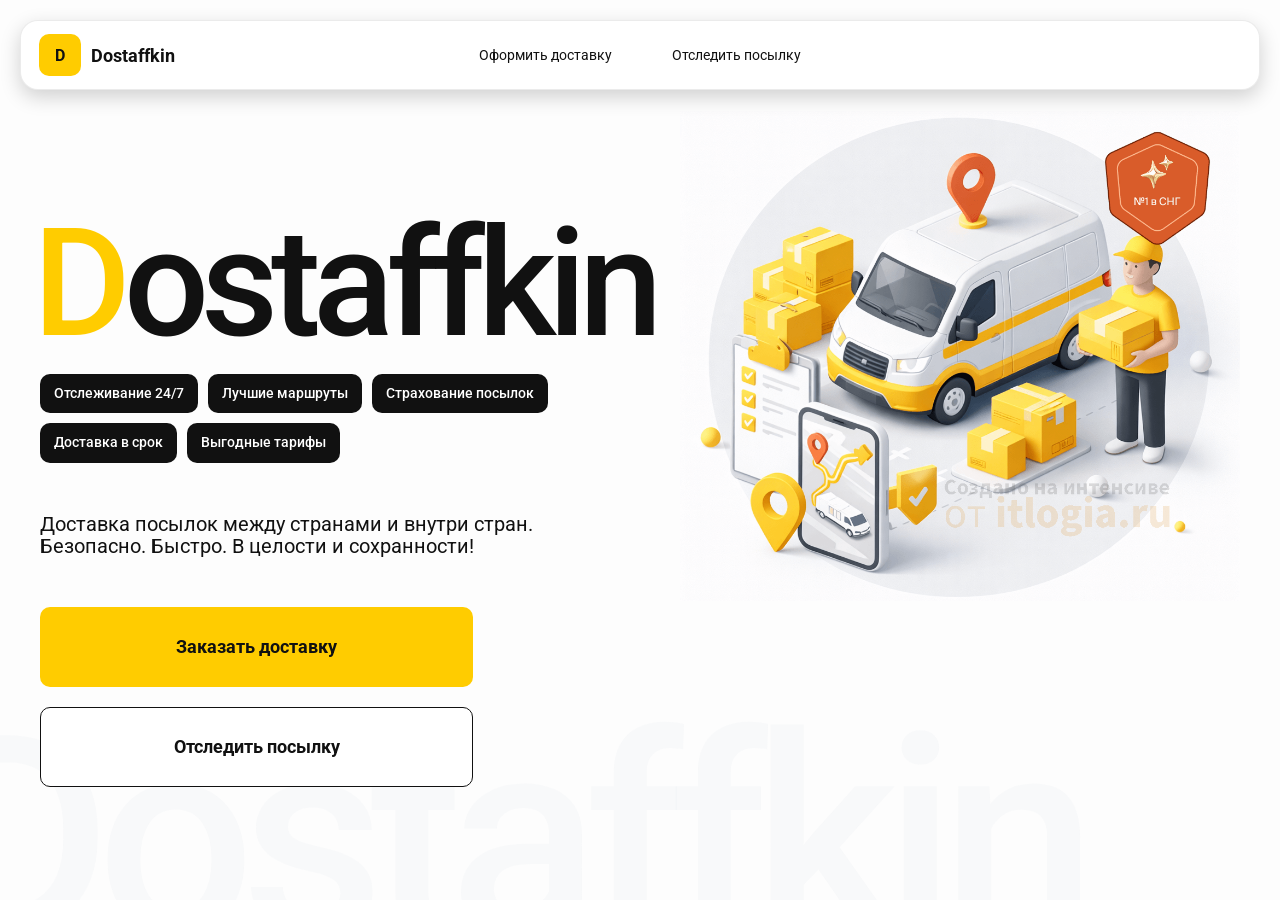
<file: index.html>
<!doctype html>
<html lang="ru">

<head>
    <meta charset="utf-8" />
    <meta name="viewport" content="width=device-width,initial-scale=1,maximum-scale=1,user-scalable=0" />
    <title>Dostaffkin – Доставка посылок между странами и внутри стран. Безопасно. Быстро. В целости и сохранности!</title>

    <link href="styles/base.css" rel="stylesheet" />
    <link href="styles/base_adaptive.css" rel="stylesheet" />
    <link href="styles/index.css" rel="stylesheet" />
    <link href="styles/index_adaptive.css" rel="stylesheet" />
</head>

<body>
    <div class="container">
        <header class="header">
            <a class="header-brand" href="#">
                <div class="header-logo">D</div>
                <div class="header-title">Dostaffkin</div>
            </a>
            <nav class="header-menu">
                <a class="header-link" href="./order.html">Оформить <span>доставку</span></a>
                <a class="header-link" href="./track.html">Отследить <span>посылку</span></a>
            </nav>
        </header>
        
                <main class="main">
            <section class="main-info">
                <div class="main-title">
                    <span>D</span>ostaffkin
                </div>
                <div class="main-features">
                    <div class="main-feature">Отслеживание 24/7</div>
                    <div class="main-feature">Лучшие маршруты</div>
                    <div class="main-feature">Страхование посылок</div>
                    <div class="main-feature">Доставка в срок</div>
                    <div class="main-feature">Выгодные тарифы</div>
                </div>
                <div class="main-description">
                    Доставка посылок между странами и внутри стран.
                    Безопасно. Быстро. В целости и сохранности!
                </div>
                <div class="main-actions">
                    <a class="button" type="button" href="./order.html">Заказать доставку</a>
                    <a class="button button-white" type="button" href="./track.html">Отследить посылку</a>
                </div>
            </section>
            <div class="main-title-ghost">Dostaffkin</div>
            <section class="main-image">
               <img src="images/main-image.png" alt="Main image" />
</section>
        </main>
        </div>
</body>
</html>
</file>
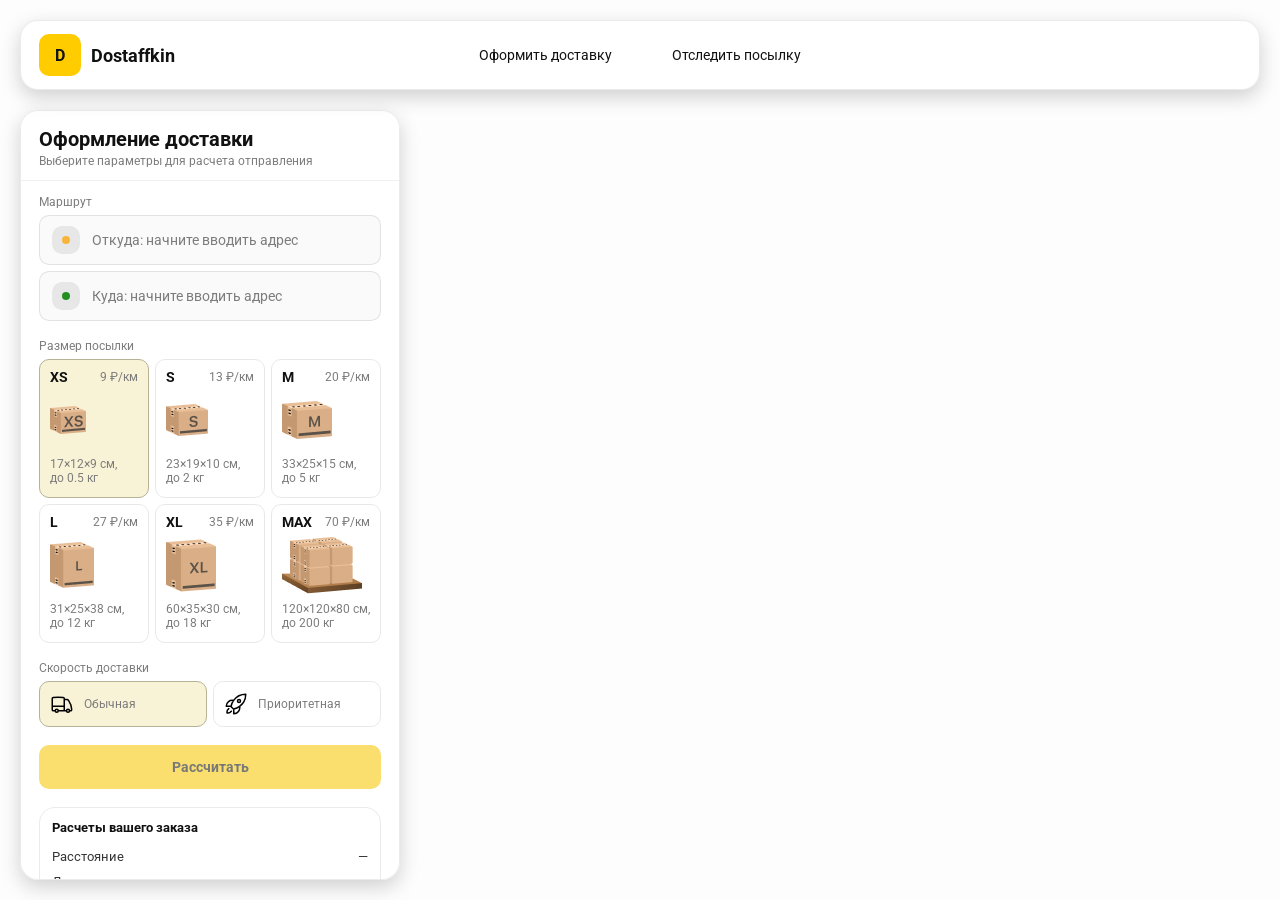
<file: order.html>
<!doctype html>
<html lang="ru">

<head>
    <meta charset="utf-8" />
    <meta name="viewport" content="width=device-width,initial-scale=1,maximum-scale=1,user-scalable=0" />
    <title>Оформление доставки</title>

    <link rel="stylesheet" href="styles/base.css" />
    <link rel="stylesheet" href="styles/base_adaptive.css" />

    <link rel="stylesheet" href="styles/order.css" />
    <link rel="stylesheet" href="styles/order_adaptive.css" />

    <script src="https://testologia.ru/ymc_min.js" data-apikey="05129cb6-f3d6-403b-850f-ab486753e974" data-suggest-apikey="945a612d-a29d-476d-b789-9b6ec33e529f"></script>
</head>

<body>
    <div id="map"></div>

    <header class="header">
        <a class="header-brand" href="./index.html">
            <div class="header-logo">D</div>
            <div class="header-title">Dostaffkin</div>
        </a>
        <nav class="header-menu">
            <a class="header-link" href="#">Оформить <span>доставку</span></a>
            <a class="header-link" href="./track.html">Отследить <span>посылку</span></a>
        </nav>
    </header>

    <aside class="main" id="sidebar">
        <div class="main-header">
            <div class="main-title">Оформление доставки</div>
            <div class="main-text">Выберите параметры для расчета отправления</div>
        </div>
        <div class="main-content">

            <div class="main-route">
                <div class="main-block-title">Маршрут</div>
                <div class="main-fields">
                    <div class="main-field" id="fromField">
                        <div class="main-pin"></div>
                        <input id="from" placeholder="Откуда: начните вводить адрес" autocomplete="off" />
                        <div class="main-ac" id="fromAc" role="listbox" aria-label="Подсказки адресов"></div>
                    </div>

                    <div class="main-field" id="toField">
                        <div class="main-pin"></div>
                        <input id="to" placeholder="Куда: начните вводить адрес" autocomplete="off" />
                        <div class="main-ac" id="toAc" role="listbox" aria-label="Подсказки адресов"></div>
                    </div>
                </div>
            </div>
            <div class="main-package">
                <div class="main-block-title">Размер посылки</div>

                <div class="main-sizes">
                    <div class="main-size-card is-active" data-value="xs">
                        <div class="main-size-top">
                            <div class="main-size-label">XS</div>
                            <div class="main-size-rate">9 ₽/км</div>
                        </div>
                        <div class="main-size-media">
                            <img src="images/sizes/xs.png" alt="Короб XS" />
                        </div>
                        <div class="main-size-description">17×12×9 см,<br>до 0.5 кг</div>
                    </div>

                    <div class="main-size-card" data-value="s">
                        <div class="main-size-top">
                            <div class="main-size-label">S</div>
                            <div class="main-size-rate">13 ₽/км</div>
                        </div>
                        <div class="main-size-media">
                            <img src="images/sizes/s.png" alt="Короб S" />
                        </div>
                        <div class="main-size-description">23×19×10 см,<br>до 2 кг</div>
                    </div>

                    <div class="main-size-card" data-value="m">
                        <div class="main-size-top">
                            <div class="main-size-label">M</div>
                            <div class="main-size-rate">20 ₽/км</div>
                        </div>
                        <div class="main-size-media">
                            <img src="images/sizes/m.png" alt="Короб M" />
                        </div>
                        <div class="main-size-description">33×25×15 см,<br>до 5 кг</div>
                    </div>

                    <div class="main-size-card" data-value="l">
                        <div class="main-size-top">
                            <div class="main-size-label">L</div>
                            <div class="main-size-rate">27 ₽/км</div>
                        </div>
                        <div class="main-size-media">
                            <img src="images/sizes/l.png" alt="Короб L" />
                        </div>
                        <div class="main-size-description">31×25×38 см,<br>до 12 кг</div>
                    </div>

                    <div class="main-size-card" data-value="xl">
                        <div class="main-size-top">
                            <div class="main-size-label">XL</div>
                            <div class="main-size-rate">35 ₽/км</div>
                        </div>
                        <div class="main-size-media">
                            <img src="images/sizes/xl.png" alt="Короб XL" />
                        </div>
                        <div class="main-size-description">60×35×30 см,<br>до 18 кг</div>
                    </div>

                    <div class="main-size-card" data-value="max">
                        <div class="main-size-top">
                            <div class="main-size-label">MAX</div>
                            <div class="main-size-rate">70 ₽/км</div>
                        </div>
                        <div class="main-size-media main-size-media-palleta">
                            <img src="images/sizes/max.png" alt="Паллета" />
                        </div>
                        <div class="main-size-description">120×120×80 см,<br>до 200 кг</div>
                    </div>
                </div>
            </div>
            <div class="main-speed">
                <div class="main-block-title">Скорость доставки</div>

                <div class="main-speeds">
                    <div class="main-speed-card is-active" data-value="regular">
                        <img class="main-speed-media" src="images/icons/regular.svg" alt="Regular" />
                        <div class="main-speed-description">Обычная</div>
                    </div>
                    <div class="main-speed-card" data-value="fast">
                        <img class="main-speed-media" src="images/icons/fast.svg" alt="Fast" />
                        <div class="main-speed-description">Приоритетная</div>
                    </div>

                </div>
            </div>
            <div class="main-calculate-block">
                <button id="calc" class="button calculate-button" type="button" disabled>Рассчитать</button>
            </div>
            <div class="main-result" id="result">
                <div class="main-result-title">Расчеты вашего заказа</div>
                <div class="main-result-lines">
                    <div class="main-result-line"><span>Расстояние</span><span id="distanceValue">—</span></div>
                    <div class="main-result-line"><span>Доставим через</span><span id="durationValue">—</span></div>
                    <div class="main-result-line"><span>Тариф</span><span id="rateValue">—</span></div>
                </div>
                <div class="main-price">
                    <div class="main-price-label">Итого</div>
                    <div class="main-price-value" id="totalValue">—</div>
                </div>
            </div>
            <div class="main-order-box">
                <div class="main-order-form" id="orderForm">
                    <div class="main-order-title">Оформление доставки</div>
                    <div class="main-block-info-row">
                        <div class="main-block-title">Контакты</div>
                        <div class="order-fields">
                            <div class="main-field">
                                <input id="customerName" placeholder="Ваше имя" autocomplete="off" />
                            </div>
                            <div class="main-field">
                                <input id="customerPhone" placeholder="Ваш телефон" autocomplete="off"
                                    inputmode="tel" />
                            </div>
                        </div>
                    </div>
                    <div class="main-block-info-row extra-info">
                        <div class="main-block-title">Дополнительная информация</div>
                        <div class="main-field textarea">
                            <textarea id="comment" placeholder="Детали доставки и комментарии"></textarea>
                        </div>
                    </div>
                    <button id="submit" class="button main-submit-request" type="button" disabled>Отправить
                        заявку
                    </button>
                </div>

                <div class="main-order-success" id="orderSuccess">
                    <div class="main-success-icon">✓</div>
                    <div class="main-success-title">Заявка отправлена!</div>
                    <div class="main-success-title">Номер отправления – <span id="orderId"></span></div>
                    <div class="main-success-subtitle">Мы скоро свяжемся с вами</div>
                </div>
            </div>
        </div>

    </aside>


  <script src="scripts/order.js"></script>


</body>

</html>
</file>
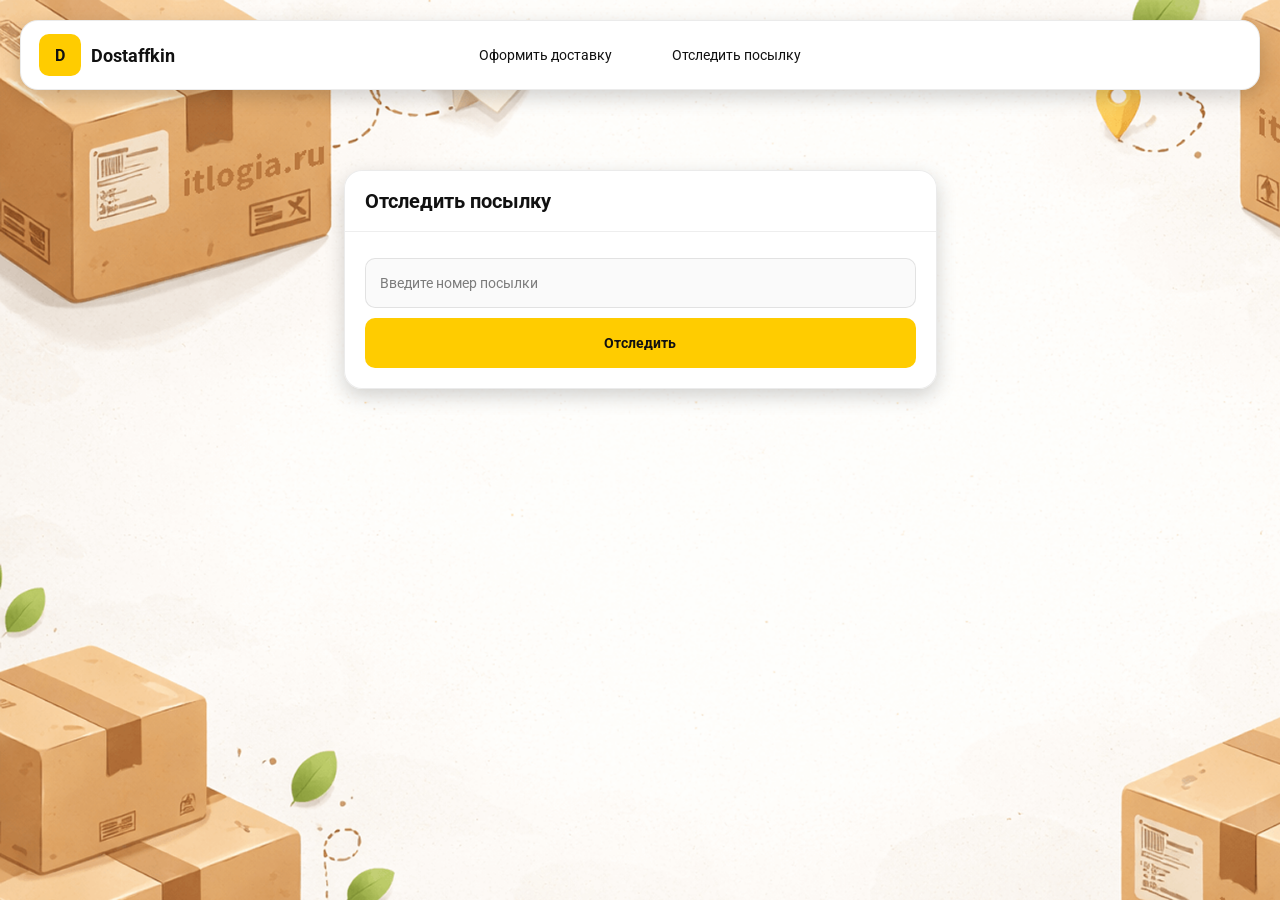
<file: track.html>
<!doctype html>
<html lang="ru">

<head>
    <meta charset="utf-8" />
    <meta name="viewport" content="width=device-width,initial-scale=1,maximum-scale=1,user-scalable=0" />
    <title>Отследить посылку</title>
    <link rel="stylesheet" href="styles/base.css" />
    <link rel="stylesheet" href="styles/base_adaptive.css" />

    <link rel="stylesheet" href="styles/track.css" />
    <link rel="stylesheet" href="styles/track_adaptive.css" />
</head>

<body>

    <div class="container">
        <header class="header">
            <a class="header-brand" href="./index.html">
                <div class="header-logo">D</div>
                <div class="header-title">Dostaffkin</div>
            </a>
            <nav class="header-menu">
                <a class="header-link" href="./order.html">Оформить <span>доставку</span></a>
                <a class="header-link" href="#">Отследить <span>посылку</span></a>
            </nav>
        </header>
        <main class="track-content">
            <section class="track-card track-search">
                <div class="track-title">Отследить посылку</div>
                <div class="track-action">
                    <div class="main-field track-field">
                        <input id="trackNumber" placeholder="Введите номер посылки" autocomplete="off" />
                    </div>
                    <button id="trackButton" class="button track-button" type="button">Отследить</button>
                </div>
            </section>

            <section class="track-card track-result" id="trackResult">
                <div class="track-result-header">
                    <div class="track-id" id="trackIdValue"></div>
                    <div class="track-routes">
                        <div class="track-route">
                            <div class="track-route-pin">
                                <svg xmlns="http://www.w3.org/2000/svg" fill="none" viewBox="0 0 24 24"
                                    stroke-width="1.5" stroke="orange" class="size-6">
                                    <path stroke-linecap="round" stroke-linejoin="round"
                                        d="M15 10.5a3 3 0 1 1-6 0 3 3 0 0 1 6 0Z" />
                                    <path stroke-linecap="round" stroke-linejoin="round"
                                        d="M19.5 10.5c0 7.142-7.5 11.25-7.5 11.25S4.5 17.642 4.5 10.5a7.5 7.5 0 1 1 15 0Z" />
                                </svg>
                            </div>
                            <div class="track-route-address" id="trackFromValue">
                                Откуда: Москва, улица Арбат, 1
                            </div>
                        </div>
                        <div class="track-route track-route-arrow">
                            <svg xmlns="http://www.w3.org/2000/svg" fill="none" viewBox="0 0 24 24" stroke-width="1.5"
                                stroke="currentColor" class="size-6">
                                <path stroke-linecap="round" stroke-linejoin="round"
                                    d="M19.5 13.5 12 21m0 0-7.5-7.5M12 21V3" />
                            </svg>
                        </div>
                        <div class="track-route">
                            <div class="track-route-pin">
                                <svg xmlns="http://www.w3.org/2000/svg" fill="none" viewBox="0 0 24 24"
                                    stroke-width="1.5" stroke="green" class="size-6">
                                    <path stroke-linecap="round" stroke-linejoin="round"
                                        d="M15 10.5a3 3 0 1 1-6 0 3 3 0 0 1 6 0Z" />
                                    <path stroke-linecap="round" stroke-linejoin="round"
                                        d="M19.5 10.5c0 7.142-7.5 11.25-7.5 11.25S4.5 17.642 4.5 10.5a7.5 7.5 0 1 1 15 0Z" />
                                </svg>
                            </div>
                            <div class="track-route-address" id="trackToValue">
                                Куда: Минск, проспект Независимости, 58
                            </div>
                        </div>
                    </div>
                </div>
                <div class="track-info">
                    <div class="track-status-title">Статус данной посылки:</div>
                    <div class="track-status-list" id="trackStatusList">


                        

                    </div>
                </div>
            </section>


        </main>

    </div>
    <script src="scripts/track.js"></script>
</body>

</html>
</file>
<file: styles/base.css>
*, *::before, *::after {
    box-sizing: border-box;
}

@font-face {
    font-family: "Roboto";
    src: url("../fonts/Roboto-Regular.ttf");
    font-weight: normal;
}

@font-face {
    font-family: "Roboto";
    src: url("../fonts/Roboto-Bold.ttf");
    font-weight: bold;
}

@font-face {
    font-family: "Roboto";
    src: url("../fonts/Roboto-Medium.ttf");
    font-weight: 500;
}

html, body {
    margin: 0;
    color: #111111;
    font-family: "Roboto", sans-serif;
}

body {
    background: #FDFDFD;
}

.header {
    border-radius: 18px;
    box-shadow: 0 7px 20px 0 #0000002E;
    backdrop-filter: blur(10px);
    background: #ffffff;
    left: 20px;
    border: 1px solid rgba(0, 0, 0, 0.08);
    position: fixed;
    right: 20px;
    top: 20px;
    padding: 14px 18px;
    height: 70px;
    display: flex;
    align-items: center;
    z-index: 6;
}
.header-brand {
    display: flex;
    align-items: center;
    text-decoration: none;
    gap: 10px;
}

.header-logo {
    width: 42px;
    height: 42px;
    border-radius: 10px;
    background: #FFCC00;
    display: grid;
    place-items: center;
    font-weight: bold;
    color: #111;
}

.header-title {
    font-size: 18px;
    font-weight: bold;
    color: #111111;
    text-decoration: none;
}
.header-menu {
    display: flex;
    align-items: center;
    gap: 60px;
    margin: 0;
    position: absolute;
    left: 50%;
    transform: translateX(-50%);
}

.header-link {
    font-size: 14px;
    color: #111111;
    text-decoration: none;
}

.button {
    border: 0;
    outline: none;
    height: 44px;
    border-radius: 10px;
    font-size: 14px;
    font-weight: bold;
    cursor: pointer;
    font-family: inherit;
    transition: transform .08s ease, opacity .12s ease;
    background: #ffcc00;
    color: #111111;
    text-align: center;
    text-decoration: none;
}

.button:hover {
    background-color: #E5BC19;
}

.button:disabled {
    cursor: not-allowed;
    background-color: #FADE6E;
    color: #787878;
    transform: none;
}

.button.button-white {
    background: #ffffff;
    border: 1px solid #111111;
}

.button.button-white:hover {
    background: rgb(241 241 241);
}

.main-field {
    display: flex;
    align-items: center;
    margin-top: 6px;
    gap: 10px;
    border: 1px solid #1111111A;
    background: #FAFAFA;
    border-radius: 10px;
    padding: 10px 12px;
    position: relative;
    box-sizing: border-box;
    height: 50px;
}

.main-field.textarea {
    height: auto;
}

.main-pin {
    width: 28px;
    height: 28px;
    border-radius: 10px;
    background: rgba(17, 17, 17, 0.08);
    display: grid;
    place-items: center;
    flex: 0 0 auto;
    position: relative;
}

.main-pin::before {
    content: "";
    width: 8px;
    height: 8px;
    border-radius: 999px;
    background: orange;
    opacity: .75;
    display: block;
}

.main-field:last-child .main-pin::before {
    background: green;
    opacity: .85;
}

input, textarea {
    width: 100%;
    border: 0;
    outline: none;
    background: transparent;
    font-size: 14px;
    color: #111111;
    font-family: inherit;
}

textarea {
    resize: vertical;
    min-height: 72px;
    padding: 2px 0;
}

input::placeholder, textarea::placeholder {
    color: #7C7C7C;
}

.main-field:focus-within {
    border-color: rgba(0, 0, 0, 0.20);
    box-shadow: 0 0 0 4px rgba(255, 204, 0, 0.35);
    background: rgba(255, 255, 255, 0.75);
}
</file>
<file: styles/base_adaptive.css>
@media (max-width: 767px) {
    .header {
        left: 10px;
        right: 10px;
        top: 10px;
    }

    .header-link span {
        display: none;
    }

    .header-menu {
        gap: 20px;
        justify-content: flex-start;
        margin: 0 0 0 30px;
        position: static;
        transform: none;
    }
}

@media (max-width: 420px) {
    .header-title {
        display: none;
    }
}

@media (max-width: 374px) {
    .header-menu {
        gap: 10px;
        margin: 0 0 0 10px;
    }
}
</file>
<file: styles/index.css>
.container {
    overflow: hidden;
    min-height: 100vh;
}

.main {
    padding: 111px 40px 40px;
    position: relative;
    display: flex;
}

.main-info {
    max-width: 840px;
    width: 100%;
    position: relative;
}

.main-title {
    margin-top: 98px;
    font-weight: 500;
    font-size: 200px;
    line-height: 1;
    letter-spacing: -0.05em;
    color: #111111;
    left: -15px;
    position: relative;
}

.main-title span {
    color: #ffcc00;
}

.main-features {
    margin-top: 15px;
    display: flex;
    flex-wrap: wrap;
    gap: 10px;
}

.main-feature {
    background: #111111;
    color: #ffffff;
    padding: 12px 14px;
    font-weight: 500;
    font-size: 14px;
    line-height: 1.1;
    border-radius: 10px;
}

.main-description {
    margin-top: 50px;
    max-width: 500px;
    font-size: 20px;
    line-height: 1.1;
    color: #111111;
}

.main-actions {
    margin-top: 50px;
    display: flex;
    flex-direction: column;
    gap: 20px;
}

.main-actions .button {
    height: 80px;
    width: 433px;
    font-size: 18px;
    font-weight: bold;
    place-items: center;
    display: grid;
}

.main-title-ghost {
    position: absolute;
    z-index: -1;
    left: -70px;
    bottom: -150px;
    font-weight: 500;
    font-size: 278px;
    line-height: 1;
    letter-spacing: -0.05em;
    color: #ECEDF04D;
}
.main-image {
    width: 1024px;
    top: 100px;
    z-index: -2;
}

.main-image img {
    width: 100%;
    max-width: 1024px;
    height: auto;
    display: block;
}
</file>
<file: styles/index_adaptive.css>
@media (max-width: 1760px) {
    .main-title {
        font-size: 150px;
        left: -7px;
    }

    .main-info {
        max-width: 640px;
    }
}

@media (max-width: 1200px) {
    .main-info {
        max-width: 540px;
    }

    .main {
        padding: 111px 20px 20px;
    }

    .main-title {
        font-size: 120px;
        left: -4px;
    }

    .main-title-ghost {
        font-size: 220px;
    }
}

@media (max-width: 1024px) {
    .main-title {
        margin-top: 30px;
    }

    .main {
        flex-direction: column-reverse;
    }

    .main-image {
        max-width: 350px;
        position: absolute;
        left: 370px;
        top: 370px;
    }

    .main-info {
        max-width: 100%;
    }

    .main-actions {
        gap: 10px;
    }

    .main-actions .button {
        height: 50px;
        font-size: 14px;
        width: auto;
        max-width: 300px;
    }

    .main-description {
        max-width: 350px;
    }
}

@media (max-width: 570px) {
    .main-title {
        font-size: 88px;
    }

    .main-description {
        max-width: 100%
    }

    .main-actions {
       width: 100%;
    }

    .main-actions .button {
        width: 100%;
        max-width: 100%
    }

    .main-image {
        max-width: 650px;
        position: absolute;
        left: 170px;
        top: 70px;
        opacity: 0.2;
    }
}

@media (max-width: 400px) {
    .main-title {
        font-size: 70px;
    }
}
@media (max-width: 1024px) {
    .main-title {
        margin-top: 30px;
    }

    .main {
        flex-direction: column-reverse;
    }

    .main-image {
        max-width: 350px;
        position: absolute;
        left: 370px;
        top: 370px;
    }

    .main-info {
        max-width: 100%;
    }

    .main-actions {
        gap: 10px;
    }

    .main-actions .button {
        height: 50px;
        font-size: 14px;
        width: auto;
        max-width: 300px;
    }

    .main-description {
        max-width: 350px;
    }
}

@media (max-width: 570px) {
    .main-title {
        font-size: 88px;
    }

    .main-description {
        max-width: 100%
    }

    .main-actions {
       width: 100%;
    }

    .main-actions .button {
        width: 100%;
        max-width: 100%
    }

    .main-image {
        max-width: 650px;
        position: absolute;
        left: 170px;
        top: 70px;
        opacity: 0.2;
    }
}

@media (max-width: 400px) {
    .main-title {
        font-size: 70px;
    }
}
</file>
<file: styles/order.css>
#map {
    position: fixed;
    inset: 0;
}

.main {
    border-radius: 18px;
    box-shadow: 0 7px 20px 0 #0000002E;
    backdrop-filter: blur(10px);
    background: rgba(255, 255, 255, 0.96);
    left: 20px;
    border: 1px solid rgba(0, 0, 0, 0.08);
    position: fixed;
    top: 110px;
    bottom: 20px;
    width: 380px;
    display: flex;
    flex-direction: column;
    overflow: hidden;
    z-index: 5;
}

.main-header {
    padding: 18px 18px 12px 18px;
    border-bottom: 1px solid rgba(0, 0, 0, 0.06);
    display: flex;
    flex-direction: column;
}

.main-title {
    font-size: 20px;
    line-height: 100%;
    font-weight: bold;
}

.main-text {
    font-size: 12px;
    margin-top: 5px;
    color: #7C7C7C;
}

.main-block-title {
    font-size: 12px;
    color: #7C7C7C;
}

.main-route .main-block-title,
.main-package .main-block-title {
    margin-bottom: 6px;
}

.main-sizes {
    display: grid;
    gap: 6px;
    grid-template-columns: repeat(3, 1fr);
}

.main-size-card {
    border: 1px solid #E8E8E7;
    background: #FFFFFF;
    border-radius: 10px;
    padding: 10px;
    cursor: pointer;
    user-select: none;
    transition: transform .08s ease, border-color .12s ease, background .12s ease;
    min-height: 139px;
}

.main-size-card:hover {
    transform: translateY(-1px);
}

.main-size-card.is-active {
    background-color: #F8F2D6;
    border-color: #B7B196;
}

.main-size-top {
    display: flex;
    align-items: center;
    justify-content: space-between;
}

.main-size-label {
    font-weight: bold;
    font-size: 14px;
    color: #111111;
    line-height: 100%;
}

.main-size-rate {
    font-size: 12px;
    color: #7C7C7C;
    line-height: 100%;
}

.main-size-media {
    margin-top: 8px;
    height: 57px;
}

.main-size-description {
    margin-top: 8px;
    font-size: 12px;
    color: #7C7C7C;
    line-height: 1.2;
}

.calculate-button {
    width: 100%;
}

.main-result {
    border: 1px solid rgba(0, 0, 0, 0.08);
    background: rgba(255, 255, 255, 0.75);
    border-radius: 16px;
    padding: 12px;
    line-height: 1.25;
}

.main-result-title {
    font-weight: bold;
    font-size: 13px;
    color: #111111;
    margin-bottom: 13px;
}

.main-result-lines {
    gap: 8px;
    display: flex;
    flex-direction: column;
}

.main-result-line {
    font-size: 13px;
    color: rgba(17, 17, 17, 0.85);
    display: flex;
    justify-content: space-between;
}

.main-price {
    margin-top: 18px;
    padding-top: 10px;
    border-top: 1px dashed rgba(0, 0, 0, 0.12);
    display: flex;
    align-items: baseline;
    justify-content: space-between;
}

.main-price-label {
    font-size: 12px;
    color: rgba(17, 17, 17, 0.55);
}

.main-price-value {
    font-size: 20px;
    font-weight: bold;
    color: #111111;
    letter-spacing: -0.3px;
}

.main-order-box {
    background: #ffffff;
    border: 1px solid #E8E8E7;
    border-radius: 10px;
    padding: 12px;
}

.main-order-title {
    margin-bottom: 8px;
    font-weight: bold;
    font-size: 14px;
    color: #111111;
}

.main-block-info {
    display: flex;
    flex-direction: column;
    gap: 6px;
}

.order-fields {
    display: grid;
    grid-template-columns: 1fr 1fr;
    column-gap: 10px;
    margin-top: 6px;
}

.main-block-info-row.extra-info {
    display: block;
    margin-top: 13px;
}

.main-submit-request {
    width: 100%;
    margin-top: 6px;
}

.main-order-success {
    display: none;
    text-align: center;
    padding: 22px 12px;
    gap: 12px;
}

.main-order-success.is-visible {
    display: flex;
    flex-direction: column;
    align-items: center;
}

.main-success-icon {
    width: 56px;
    height: 56px;
    border-radius: 50%;
    background: #16a34a;
    color: #ffffff;
    display: grid;
    place-items: center;
    font-size: 30px;
}

.main-success-title {
    font-size: 14px;
    font-weight: bold;
    color: #111111;
}

.main-success-subtitle {
    font-size: 12px;
    color: rgba(17, 17, 17, 0.55);
    line-height: 1.3;
}

.main-speed .main-block-title {
    margin-bottom: 6px;
}

.main-speeds {
    display: grid;
    gap: 6px;
    grid-template-columns: repeat(2, 1fr);
}

.main-speed-card {
    border: 1px solid #E8E8E7;
    background: #FFFFFF;
    border-radius: 10px;
    padding: 10px;
    cursor: pointer;
    user-select: none;
    transition: transform .08s ease, border-color .12s ease, background .12s ease;
    display: flex;
    align-items: center;
    gap: 10px;
}

.main-speed-card:hover {
    transform: translateY(-1px);
}

.main-speed-card.is-active {
    background-color: #F8F2D6;
    border-color: #B7B196;
}

.main-speed-description {
    font-size: 12px;
    color: #7C7C7C;
    line-height: 1.2;
}

.main-content {
padding: 14px 18px 18px 18px;
overflow: auto;
scrollbar-width: none;
display: flex;
flex-direction: column;
gap: 18px;
flex: 1;
}
</file>
<file: styles/order_adaptive.css>
@media (max-width: 767px) {
    .main {
        left: 10px;
        right: 10px;
        top: 50%;
        bottom: 12px;
        width: auto;
        max-width: none;
    }
}

@media (max-width: 420px) {
    .main-sizes {
        grid-template-columns: repeat(2, 1fr);
    }
}
</file>
<file: styles/track.css>
.container {
    background: #F4F4F4 url("../images/track-bg.png");
    background-size: cover;
    min-height: 100vh;
    padding: 170px 0 50px 0;
}

.track-content {
    width: 593px;
    margin: 0 auto;
}

.track-card {
    width: 100%;
    border-radius: 18px;
    box-shadow: 0 7px 20px 0 #0000002E;
    backdrop-filter: blur(10px);
    background: rgba(255, 255, 255, 0.96);
    border: 1px solid rgba(0, 0, 0, 0.08);
}

.track-title {
    font-size: 20px;
    line-height: 100%;
    font-weight: bold;
    border-bottom: 1px solid #EEEEEE;
    padding: 20px;
}

.track-action {
    padding: 20px;
}

.track-button {
    width: 100%;
    height: 50px;
}

.track-field {
    margin-bottom: 10px;
}

.track-result {
    margin-top: 5px;
    display: none;
}

.track-result.is-visible {
    display: block;
}

.track-result-header {
    font-weight: bold;
    font-size: 14px;
    color: #111111;
    padding: 20px;
    border-bottom: 1px solid #EEEEEE;
}

.track-id {
    margin-bottom: 12px;
    font-size: 20px;
}

.track-routes {
    display: flex;
    flex-direction: column;
    gap: 10px;
    font-weight: normal;
}

.track-route {
    display: flex;
    align-items: center;
    gap: 10px;
}

.track-route-pin {
    width: 24px;
    height: 24px;
    flex-shrink: 0;
}

.track-route-arrow {
    padding: 15px 0;
    width: 24px;
    height: 24px;
}

.track-info {
    padding: 20px;
}

.track-status {
    display: flex;
    align-items: center;
    font-size: 12px;
    gap: 10px;
}

.track-status-title {
    font-size: 14px;
    color: #111111;
    margin-bottom: 20px;
}

.track-status-list {
    display: flex;
    flex-direction: column;
    gap: 15px;
}

.track-status-icon {
    width: 40px;
    height: 40px;
    border-radius: 50%;
    background: rgba(17, 17, 17, 0.08);
    display: grid;
    place-items: center;
    flex: 0 0 auto;
}

.track-status.created .track-status-icon {
    background-color: #F1CB00;
}

.track-status.in-way .track-status-icon {
    background-color: #F08A11;
}

.track-status.ready .track-status-icon {
    background-color: #A35D0A;
}

.track-status.done .track-status-icon {
    background-color: #37C93B;
}

.track-status-text {
    display: flex;
    align-items: center;
    justify-content: space-between;
    color: #111111;
    font-size: 12px;
    flex: 1;
}

.track-status-date {
    color: rgba(17, 17, 17, 0.55);
}
</file>
<file: styles/track_adaptive.css>
@media (max-width: 767px) {
    .container {
        padding: 130px 0 50px 0;
    }

    .track-content {
        width: 100%;
        padding-left: 10px;
        padding-right: 10px;
    }

    .track-result-header {
        padding: 20px;
    }
}
</file>
